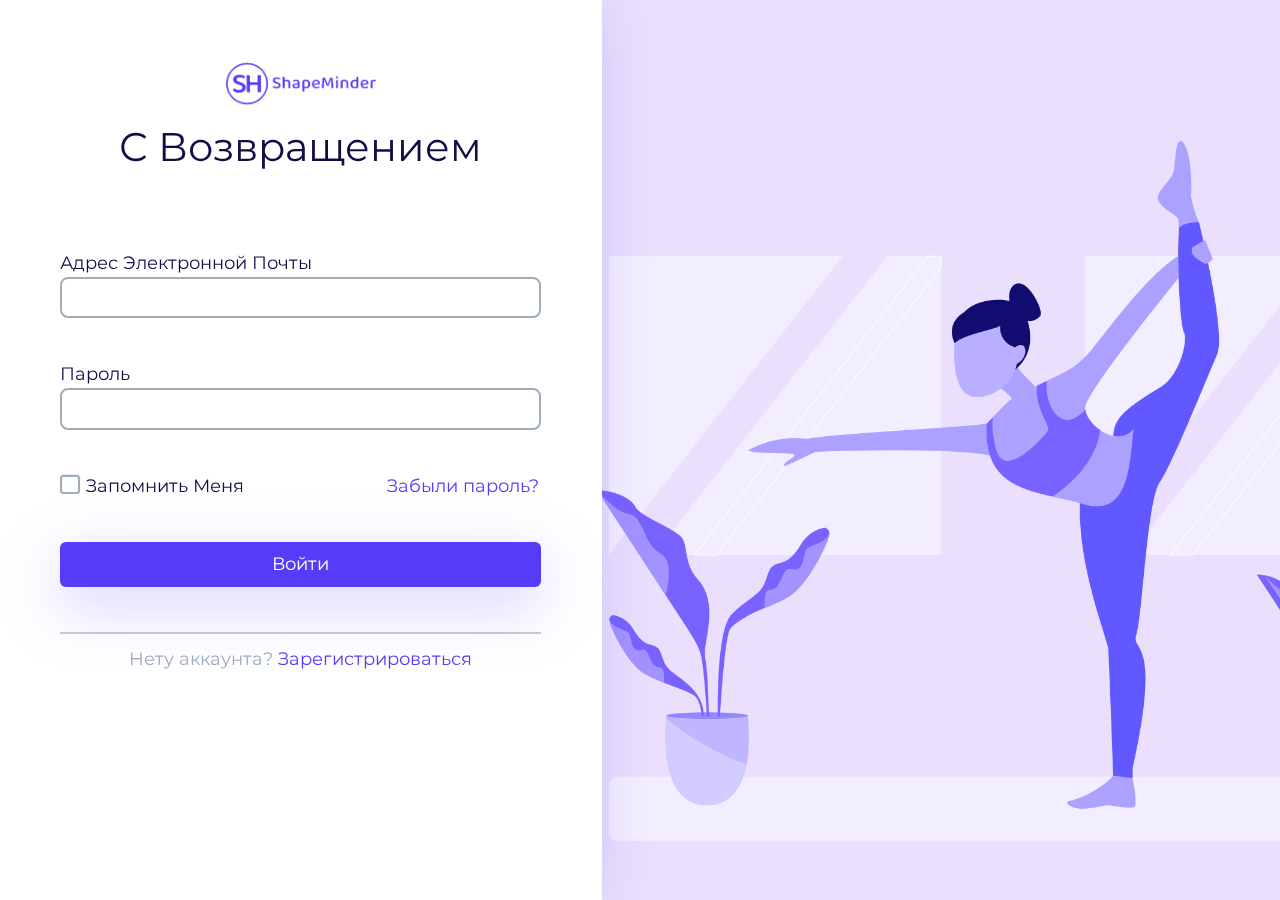
<file: login/index.html>
<!DOCTYPE html>
<html lang="en">
<head>
    <base href="{{site.baseurl}}" />
    <meta charset="UTF-8">
    <title>Login Page</title>
    <link rel="icon" type="image/png" href="../images/logo.png">
    <meta name="viewport" content="width=device-width, initial-scale=1">

    <link rel="stylesheet" href="../dashboardStyles/checkBoxStyles.css">
    <link rel="stylesheet" href="../loginStyles/mainLoginStyles.css">
    <link rel="stylesheet" href="../v6.4.0/css/all.css">
    <link rel="stylesheet" href="../v6.4.0/css/sharp-regular.css">
    <link rel="stylesheet" href="../v6.4.0/css/sharp-solid.css">
    <link rel="stylesheet" href="../v6.4.0/css/sharp-light.css">
    <link rel="stylesheet" href="../loginStyles/adaptiveStyles.css">
    <link rel="stylesheet" href="../loginStyles/inputStyles.css">
    <link rel="stylesheet" href="../loginStyles/headerStyles.css">
    <link rel="stylesheet" href="../loginStyles/footerStyles.css">
</head>
<body>
        <div class="formBox">
            <div class="form">
            <div class="header">
                <img src="../images/weightProjectLogo.png" alt="logo">
                <span>С Возвращением</span>
            </div>
            <div class="formBody">
            <div class="formInput">
                <label for="emailInput">Адрес Электронной Почты</label>
                <input type="text" required id="emailInput">
                <span style="display: none">error</span>
            </div>
            <div class="formInput">
                <label for="passwordInput">Пароль</label>
                <input type="text" required id="passwordInput">
                <span style="display: none">error</span>
            </div>
            <div class="extraInput">
                <div class="keepMeLogged">
                    <div class="checkBox">
                        <input type="checkbox" id="isRememberMe">
                        <i class="fa-regular fa-square-check"></i>
                        <i class="fa-regular fa-square"></i>
                    </div>
                    <label for="isRememberMe">Запомнить Меня</label>
                </div>
                <a href="#">Забыли пароль?</a>
            </div>
            <button>Войти</button>
            <div class="footer">
                <span>Нету аккаунта? <a href="#">Зарегистрироваться</a></span>
            </div>
            </div>
            </div>
        </div>
        <img src="../images/loginPageArt.png" alt="background image" id="backgroundImage">
</body>
</html>
</file>
<file: dashboardStyles/checkBoxStyles.css>
.checkBox {
    -webkit-user-select: none;
    -moz-user-select: none;
    -ms-user-select: none;
    user-select: none;
    scale: 1.4;
}

.checkBox input {
    position: absolute;
    opacity: 0;
    cursor: pointer;
    margin-left: -1px;
}

.fa-square-check{
    color: #4B545C !important;
}

.checkBox i {
    top: 0;
    left: 0;
    scale: 1;
    color: #A0ADB9;
    pointer-events: none;
    transition: all 0.2s;
}

.checkBox input:hover ~ i {
    color: #4B545C;
}

.checkBox input:checked ~ .fa-square-check {
    display: inline;
}

.checkBox input:checked ~ .fa-square {
    display: none;
}

.checkBox input:not(:checked) ~ .fa-square-check {
    display: none;
}

.checkBox input:not(:checked) ~ .fa-square {
    display: inline;
}

td .checkBox, th .checkBox {
    margin-right: 30%;
}
</file>
<file: loginStyles/mainLoginStyles.css>
@import url('https://fonts.googleapis.com/css2?family=Montserrat:wght@100;200;300;400;500;600;700;800;900&display=swap');

:root {
    --main-color: #FFFFFF;
    --second-color: #EADFFC;
    --third-color: #553CF8;
    --dark-color: rgba(16, 12, 70);

}

body {
    margin: 0;
    padding: 0;
    height: 100dvh;
    width: 100dvw;
    background: var(--second-color);
    display: flex;
    align-items: start;
    justify-content: start;
    font-family: 'Montserrat', sans-serif;
    overflow-x: hidden;
}

.formBox {
    background: var(--main-color);
    width: 47%;
    height: 100dvh;
    box-shadow: -15px 0 60px 0 rgba(85, 60, 248, 0.25);
    z-index: 2;
    display: flex;
    align-items: center;
    flex-direction: column;
    box-sizing: border-box;
}

#backgroundImage {
    height: 100%;
    position: fixed;
    z-index: 1;
    margin-left: 44%;
}

.form {
    width: 481px;
    height: 100%;
    display: flex;
    flex-direction: column;
    align-items: center;
    justify-content: start;
    gap: 10dvh;
    box-sizing: border-box;
    padding-top: 7%;
}

.formBody {
    min-height: 509px;
    height: 509px;
    width: 100%;
    display: flex;
    flex-direction: column;
    align-items: center;
    justify-content: start;
    gap: 5dvh;
}
</file>
<file: loginStyles/adaptiveStyles.css>
@media screen and (max-width: 1200px) {
    #backgroundImage {
        display: none;
    }

    .formBox {
        width: 100%;
    }

    .popup {
        width: 100% !important;
        height: 100% !important;
        gap: 10% !important;
    }

    .popup img {
        width: 60dvw !important;
        min-width: 600px;
    }
}

@media screen and (max-width: 650px) {
    .popup img {
        min-width: calc(100% - 10px);
    }
}

@media screen and (max-height: 750px) {
    .form {
        padding-top: 1% !important;
    }

    .header span {
        font-size: 35px;
    }

    .header img {
        width: 20%;
    }
}

@media  screen and (max-width: 550px) {
    .form {
        width: 100%;
        padding-left: 5%;
        padding-right: 5%;
    }

    .keepMeLogged label{
        white-space: nowrap;
        margin-left: 4%;
    }
}

@media screen and (max-width: 450px) {
    .header span {
        font-size: 30px !important;
    }

    .header img {
        width: 100px !important;
    }

    .form {
        padding-top: 1% !important;
    }

    .extraInput {
        flex-direction: column !important;
        align-items: start !important;
        justify-content: space-between !important;
    }

    .extraInput:has(a) {
        height: 12% !important;
    }

    .footer {
        height: 10% !important;
    }

    .error > span {
        font-size: 13px !important;
    }
}
</file>
<file: loginStyles/inputStyles.css>
.formInput {
    display: flex;
    flex-direction: column;
    justify-content: space-between;
    height: 13%;
    width: 100%;
}

.formInput label {
    color: var(--dark-color);
    font-size: 18px;
    font-weight: 400;
}

.formInput input {
    height: 63%;
    border-radius: 8px;
    border: 2px solid #A0ADB9;
    outline: none;
    background: transparent;
    font-family: 'Montserrat', sans-serif;
    font-size: 20px;
    color: var(--dark-color);
    box-sizing: border-box;
    padding: 0 1% 0 1%;
    transition: all 0.2s;
}

.formInput input:hover {
    border-color: #4B545C;
}

.formInput input:focus, .formInput input:valid {
    border-color: #553CF8;
}

.extraInput {
    display: flex;
    width: 99%;
    align-items: center;
    justify-content: space-between;
}

.keepMeLogged {
    display: flex;
    align-items: center;
    justify-content: space-between;
    width: 38%;
}

.keepMeLogged label {
    font-size: 18px;
    color: var(--dark-color);
    cursor: pointer;
}

.extraInput a {
    text-decoration: none;
    color: var(--third-color);
    font-size: 18px;
}

button {
    width: 100%;
    height: 9%;
    border: 1px solid transparent;
    outline: none;
    background: var(--third-color);
    color: var(--main-color);
    font-family: 'Montserrat', sans-serif;
    font-size: 18px;
    border-radius: 6px;
    filter: drop-shadow(0px 18px 30px rgba(85, 60, 248, 0.25));
    transition: all 0.2s;
    cursor: pointer;
}

button:hover {
    background: var(--main-color);
    border: 1px solid var(--third-color);
    color: var(--third-color);

}

.error > span {
    color: #FF2C2C;
    display: flex !important;
    position: absolute;
    bottom: -20px;
    font-size: 15px;
}

.error.genderInput .choice {
    border-color: rgba(255, 44, 44, 0.5);
}

.error {
    position: relative;
}

.error input {
    border-color: #FF2C2C !important;
}
</file>
<file: loginStyles/headerStyles.css>
.header {
    height: 14%;
    width: 100%;
    display: flex;
    flex-direction: column;
    align-items: center;
    justify-content: space-between;
}

.header img {
    width: 150px;
}

.header span {
    font-size: 40px;
    color: var(--dark-color);
    transition: all 0.3s;
}
</file>
<file: loginStyles/footerStyles.css>
.footer {
    border-top: 2px solid rgba(160, 173, 185, 0.6);
    width: 100%;
    height: 7%;
    display: flex;
    flex-direction: column;
    align-items: center;
    justify-content: end;
}

.footer span {
    color: #A0ADB9;
    font-size: 18px;
    text-align: center;
}

.footer a {
    text-decoration: none;
    color: var(--third-color);
    font-size: 18px;
}

a:hover {
    text-decoration: underline;
}
</file>
<file: v6.4.0/css/sharp-regular.css>
/*!
 * Font Awesome Pro 6.4.0 by @fontawesome - https://fontawesome.com
 * License - https://fontawesome.com/license (Commercial License)
 * Copyright 2023 Fonticons, Inc.
 */
:host,:root{--fa-style-family-sharp:"Font Awesome 6 Sharp";--fa-font-sharp-regular:normal 400 1em/1 "Font Awesome 6 Sharp"}@font-face{font-family:"Font Awesome 6 Sharp";font-style:normal;font-weight:400;font-display:block;src:url(../webfonts/fa-sharp-regular-400.woff2) format("woff2"),url(../webfonts/fa-sharp-regular-400.ttf) format("truetype")}.fa-regular,.fasr{font-weight:400}
</file>
<file: v6.4.0/css/sharp-solid.css>
/*!
 * Font Awesome Pro 6.4.0 by @fontawesome - https://fontawesome.com
 * License - https://fontawesome.com/license (Commercial License)
 * Copyright 2023 Fonticons, Inc.
 */
:host,:root{--fa-style-family-sharp:"Font Awesome 6 Sharp";--fa-font-sharp-solid:normal 900 1em/1 "Font Awesome 6 Sharp"}@font-face{font-family:"Font Awesome 6 Sharp";font-style:normal;font-weight:900;font-display:block;src:url(../webfonts/fa-sharp-solid-900.woff2) format("woff2"),url(../webfonts/fa-sharp-solid-900.ttf) format("truetype")}.fa-solid,.fass{font-weight:900}
</file>
<file: v6.4.0/css/sharp-light.css>
/*!
 * Font Awesome Pro 6.4.0 by @fontawesome - https://fontawesome.com
 * License - https://fontawesome.com/license (Commercial License)
 * Copyright 2023 Fonticons, Inc.
 */
:host,:root{--fa-style-family-sharp:"Font Awesome 6 Sharp";--fa-font-sharp-light:normal 300 1em/1 "Font Awesome 6 Sharp"}@font-face{font-family:"Font Awesome 6 Sharp";font-style:normal;font-weight:300;font-display:block;src:url(../webfonts/fa-sharp-light-300.woff2) format("woff2"),url(../webfonts/fa-sharp-light-300.ttf) format("truetype")}.fa-light,.fasl{font-weight:300}
</file>
